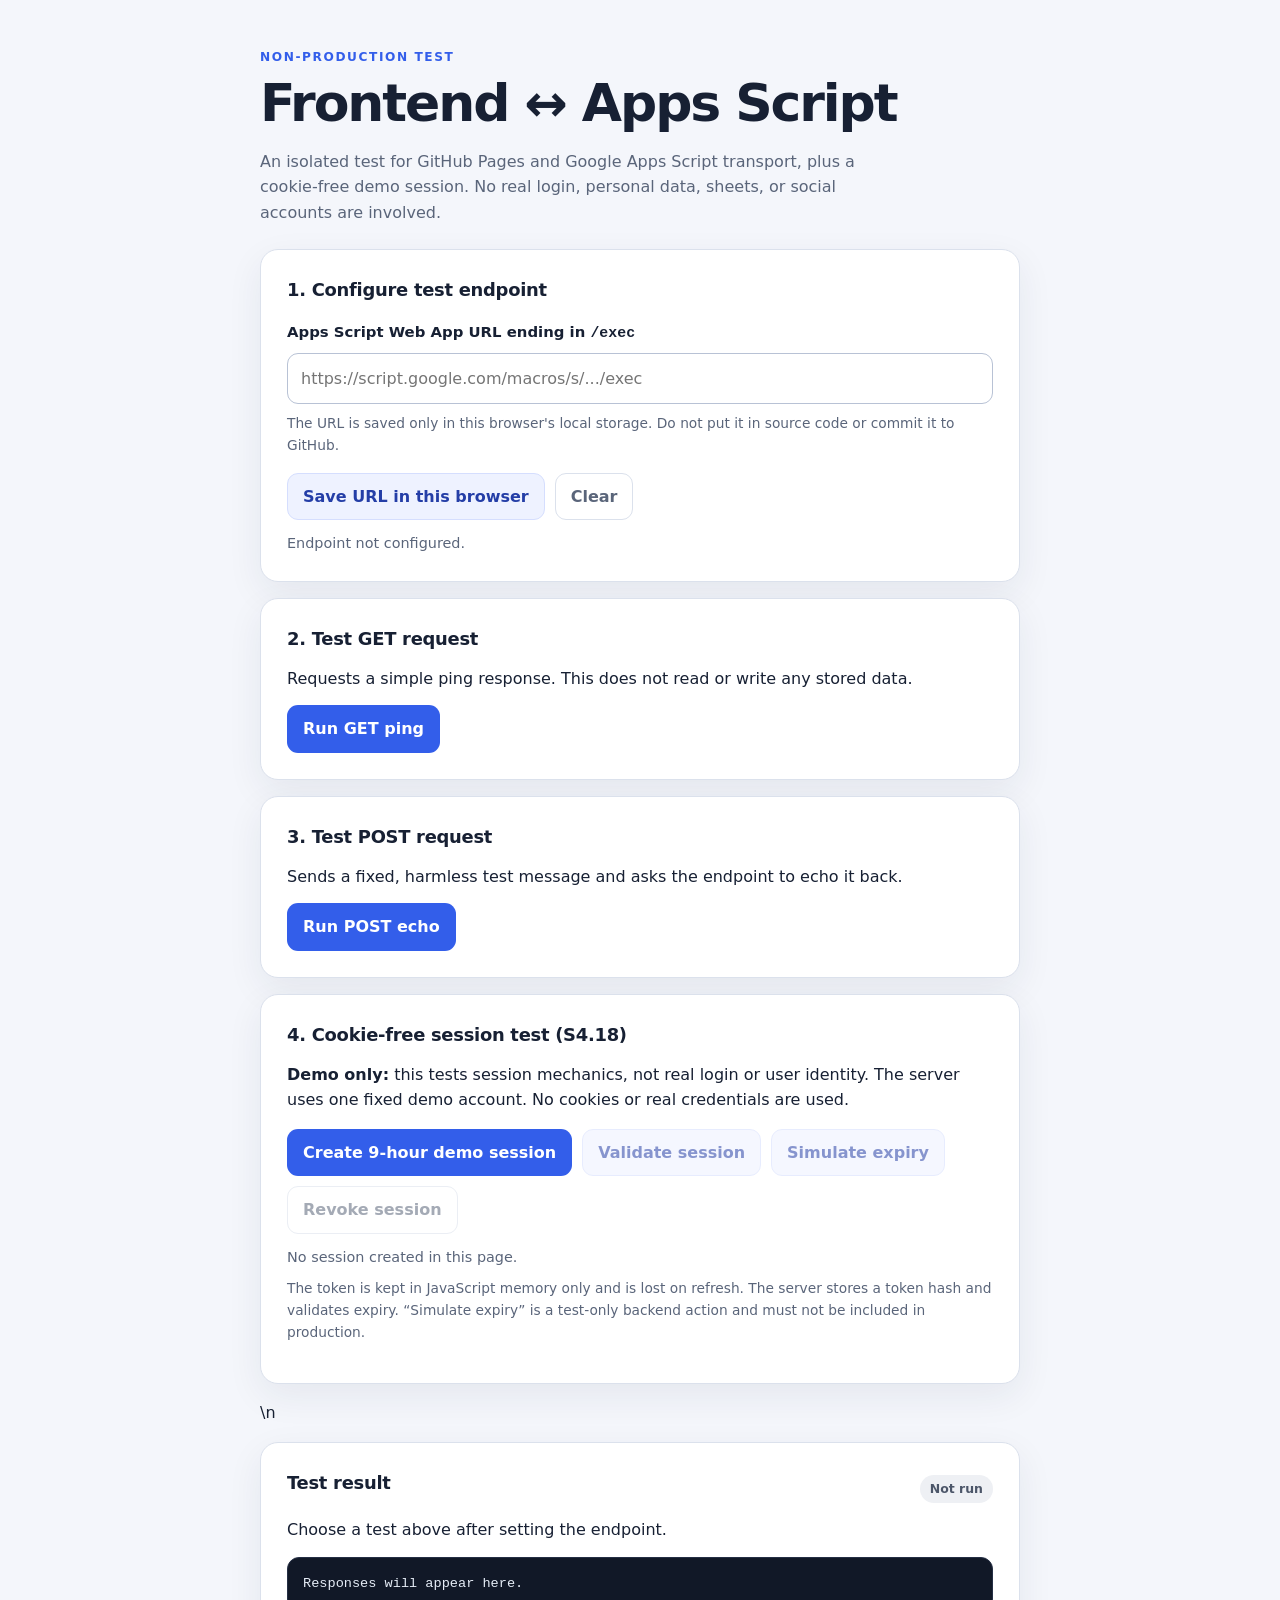
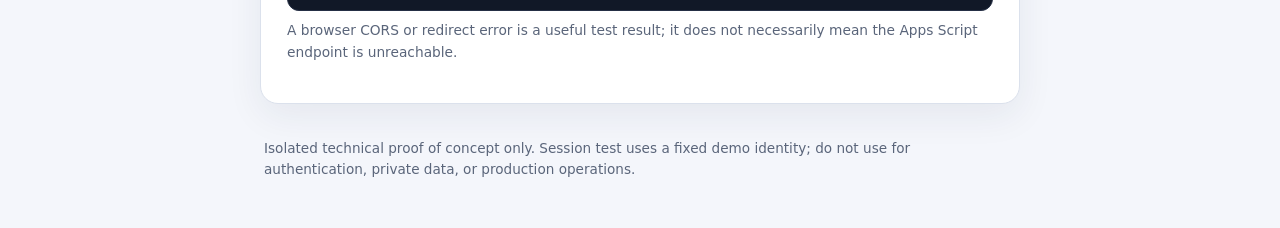
<file: index.html>
<!doctype html>
<html lang="en">
<head>
  <meta charset="utf-8">
  <meta name="viewport" content="width=device-width, initial-scale=1">
  <meta name="robots" content="noindex, nofollow">
  <meta name="theme-color" content="#f4f6fb">
  <title>Apps Script Integration POC</title>
  <link rel="stylesheet" href="./styles.css">
  <script src="./app.js" defer></script>
</head>
<body>
  <main class="shell">
    <header class="page-header">
      <p class="eyebrow">NON-PRODUCTION TEST</p>
      <h1>Frontend ↔ Apps Script</h1>
      <p class="intro">An isolated test for GitHub Pages and Google Apps Script transport, plus a cookie-free demo session. No real login, personal data, sheets, or social accounts are involved.</p>
    </header>

    <section class="panel" aria-labelledby="setup-title">
      <h2 id="setup-title">1. Configure test endpoint</h2>
      <label for="endpoint">Apps Script Web App URL ending in <code>/exec</code></label>
      <input id="endpoint" name="endpoint" type="url" inputmode="url" autocomplete="url"
        placeholder="https://script.google.com/macros/s/.../exec" spellcheck="false">
      <p class="hint">The URL is saved only in this browser's local storage. Do not put it in source code or commit it to GitHub.</p>
      <div class="actions">
        <button id="save-endpoint" class="button secondary" type="button">Save URL in this browser</button>
        <button id="clear-endpoint" class="button quiet" type="button">Clear</button>
      </div>
      <p id="config-status" class="status" role="status" aria-live="polite">Endpoint not configured.</p>
    </section>

    <section class="panel" aria-labelledby="ping-title">
      <h2 id="ping-title">2. Test GET request</h2>
      <p>Requests a simple ping response. This does not read or write any stored data.</p>
      <button id="ping-button" class="button primary" type="button">Run GET ping</button>
    </section>

    <section class="panel" aria-labelledby="post-title">
      <h2 id="post-title">3. Test POST request</h2>
      <p>Sends a fixed, harmless test message and asks the endpoint to echo it back.</p>
      <button id="post-button" class="button primary" type="button">Run POST echo</button>
    </section>


    <section class="panel" aria-labelledby="session-title">
      <h2 id="session-title">4. Cookie-free session test (S4.18)</h2>
      <p><strong>Demo only:</strong> this tests session mechanics, not real login or user identity. The server uses one fixed demo account. No cookies or real credentials are used.</p>
      <div class="actions">
        <button id="create-session" class="button primary" type="button">Create 9-hour demo session</button>
        <button id="validate-session" class="button secondary" type="button" disabled>Validate session</button>
        <button id="expire-session" class="button secondary" type="button" disabled>Simulate expiry</button>
        <button id="revoke-session" class="button quiet" type="button" disabled>Revoke session</button>
      </div>
      <p id="session-status" class="status" role="status" aria-live="polite">No session created in this page.</p>
      <p class="hint">The token is kept in JavaScript memory only and is lost on refresh. The server stores a token hash and validates expiry. “Simulate expiry” is a test-only backend action and must not be included in production.</p>
    </section>
\n    <section class="panel result-panel" aria-labelledby="result-title">
      <div class="result-heading">
        <h2 id="result-title">Test result</h2>
        <span id="result-badge" class="badge idle">Not run</span>
      </div>
      <p id="result-summary" role="status" aria-live="polite">Choose a test above after setting the endpoint.</p>
      <pre id="result-output" tabindex="0">Responses will appear here.</pre>
      <p class="hint">A browser CORS or redirect error is a useful test result; it does not necessarily mean the Apps Script endpoint is unreachable.</p>
    </section>

    <footer>
      <p>Isolated technical proof of concept only. Session test uses a fixed demo identity; do not use for authentication, private data, or production operations.</p>
    </footer>
  </main>
</body>
</html>
</file>
<file: styles.css>
:root {
  color-scheme: light;
  --page: #f4f6fb;
  --surface: #ffffff;
  --text: #172033;
  --muted: #5a657a;
  --line: #dbe1ec;
  --accent: #335eea;
  --accent-hover: #274bc3;
  --soft: #eef2ff;
  --success: #176b47;
  --danger: #a32b35;
  --radius: 18px;
  --shadow: 0 12px 36px rgba(25, 39, 75, .07);
  font-family: system-ui, -apple-system, BlinkMacSystemFont, "Segoe UI", sans-serif;
}
* { box-sizing: border-box; }
body { margin: 0; background: var(--page); color: var(--text); line-height: 1.6; }
.shell { width: min(100% - 28px, 760px); margin: 0 auto; padding: 32px 0 24px; }
.page-header { margin: 0 0 24px; }
.eyebrow { margin: 0 0 8px; color: var(--accent); font-size: .76rem; font-weight: 800; letter-spacing: .13em; }
h1 { margin: 0; font-size: clamp(2rem, 7vw, 3.25rem); line-height: 1.1; letter-spacing: -.04em; }
.intro { max-width: 62ch; margin: 16px 0 0; color: var(--muted); }
.panel { margin: 16px 0; padding: 22px; border: 1px solid var(--line); border-radius: var(--radius); background: var(--surface); box-shadow: var(--shadow); }
h2 { margin: 0 0 12px; font-size: 1.12rem; letter-spacing: -.015em; }
p { margin: 8px 0 14px; }
label { display: block; margin: 16px 0 7px; font-weight: 700; font-size: .93rem; }
input { display: block; width: 100%; min-height: 48px; padding: 12px 13px; border: 1px solid #b8c2d5; border-radius: 11px; background: #fff; color: var(--text); font: inherit; }
input:focus-visible, button:focus-visible, pre:focus-visible { outline: 3px solid rgba(51, 94, 234, .28); outline-offset: 2px; }
code { overflow-wrap: anywhere; }
.hint { font-size: .86rem; color: var(--muted); }
.actions { display: flex; flex-wrap: wrap; gap: 10px; margin-top: 16px; }
.button { display: inline-flex; align-items: center; justify-content: center; min-height: 44px; padding: 10px 15px; border: 1px solid transparent; border-radius: 11px; font: inherit; font-weight: 700; cursor: pointer; transition: background .15s ease, transform .15s ease; }
.button:active { transform: translateY(1px); }
.button:disabled { opacity: .55; cursor: not-allowed; }
.primary { background: var(--accent); color: #fff; }
.primary:hover:not(:disabled) { background: var(--accent-hover); }
.secondary { background: var(--soft); color: #243ea7; border-color: #d5defe; }
.quiet { background: transparent; color: var(--muted); border-color: var(--line); }
.status { min-height: 1.5em; margin: 12px 0 0; font-size: .9rem; color: var(--muted); }
.result-heading { display: flex; align-items: center; justify-content: space-between; gap: 12px; }
.badge { border-radius: 999px; padding: 4px 10px; background: #eef0f4; color: #4c5669; font-size: .78rem; font-weight: 800; }
.badge.success { background: #e7f7ee; color: var(--success); }
.badge.error { background: #fff0f0; color: var(--danger); }
pre { max-height: 340px; overflow: auto; margin: 12px 0 0; padding: 15px; border: 1px solid #252f45; border-radius: 12px; background: #111827; color: #e6edf7; white-space: pre-wrap; overflow-wrap: anywhere; font: .85rem/1.6 ui-monospace, SFMono-Regular, Menlo, Consolas, monospace; }
footer { padding: 10px 4px; color: var(--muted); font-size: .85rem; }
@media (min-width: 600px) { .shell { padding-top: 48px; } .panel { padding: 26px; } }
@media (prefers-reduced-motion: reduce) { *, *::before, *::after { transition-duration: .01ms !important; scroll-behavior: auto !important; } }
</file>
